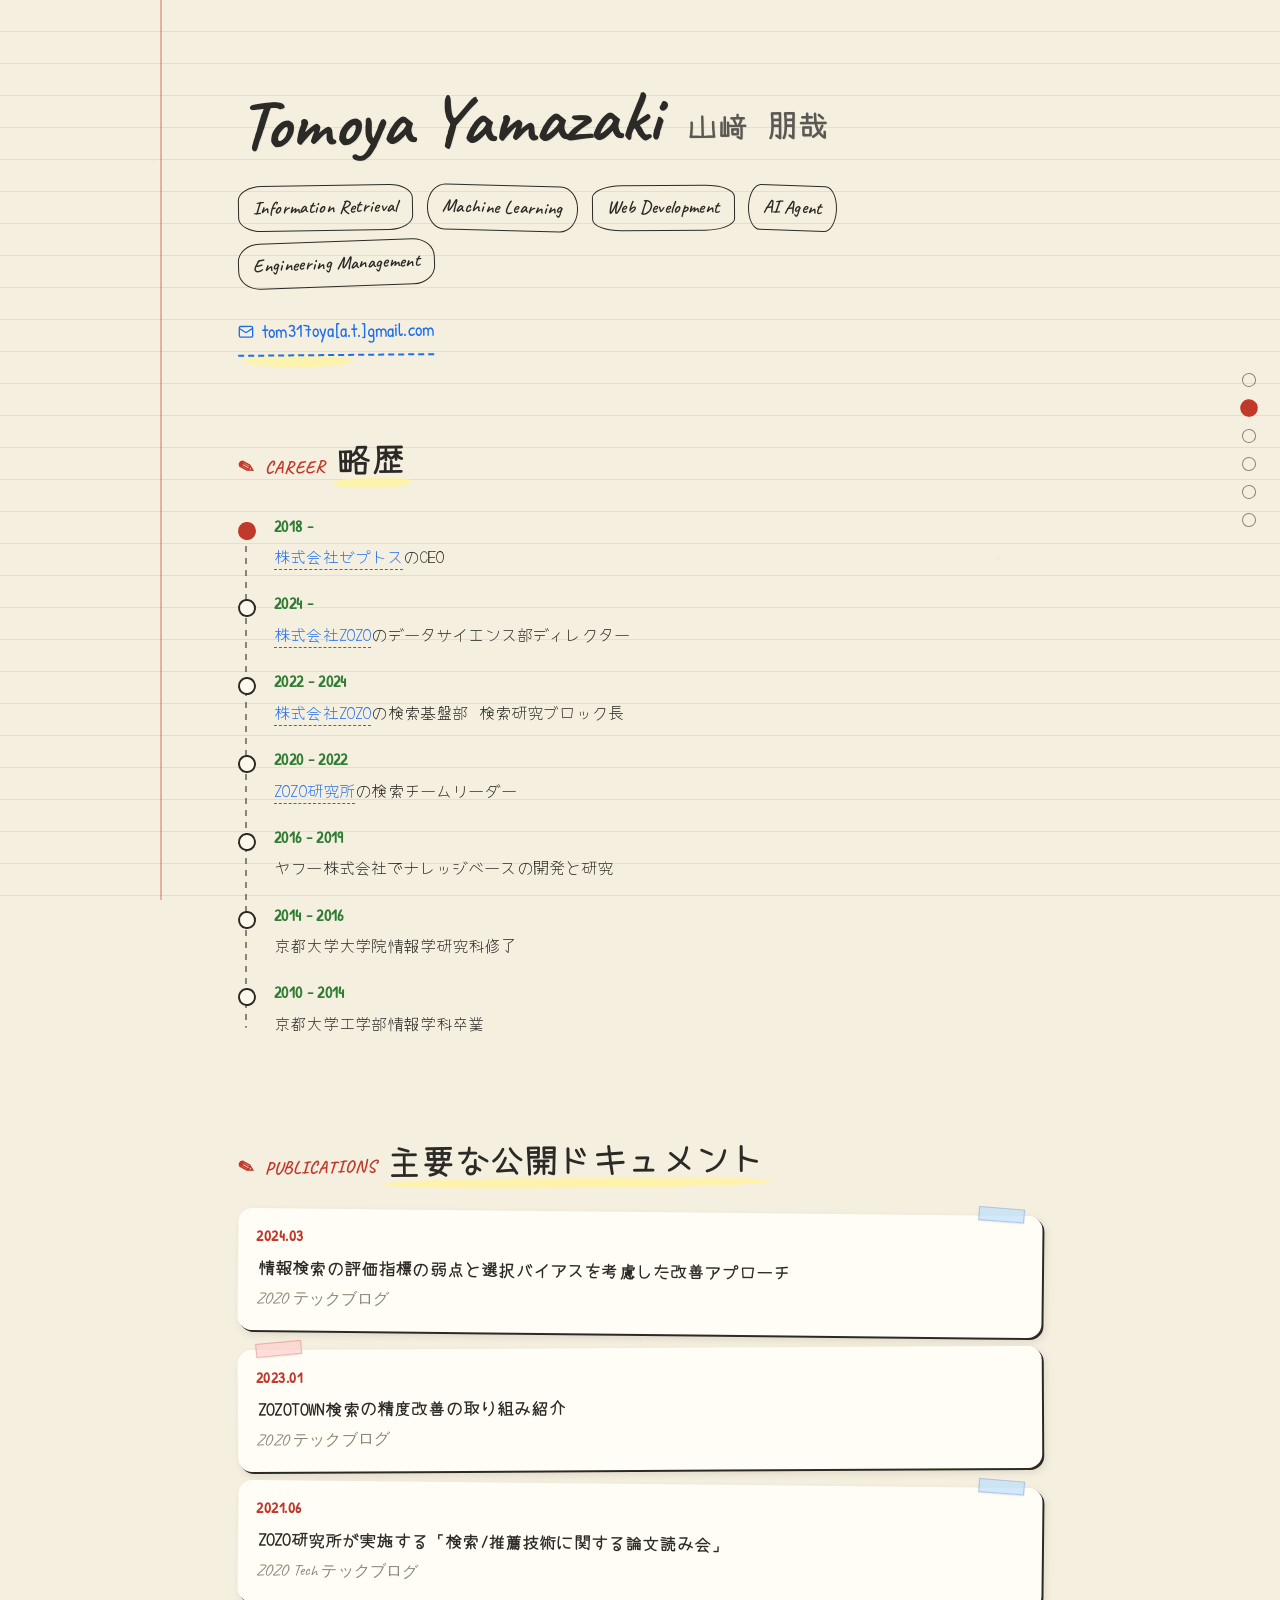
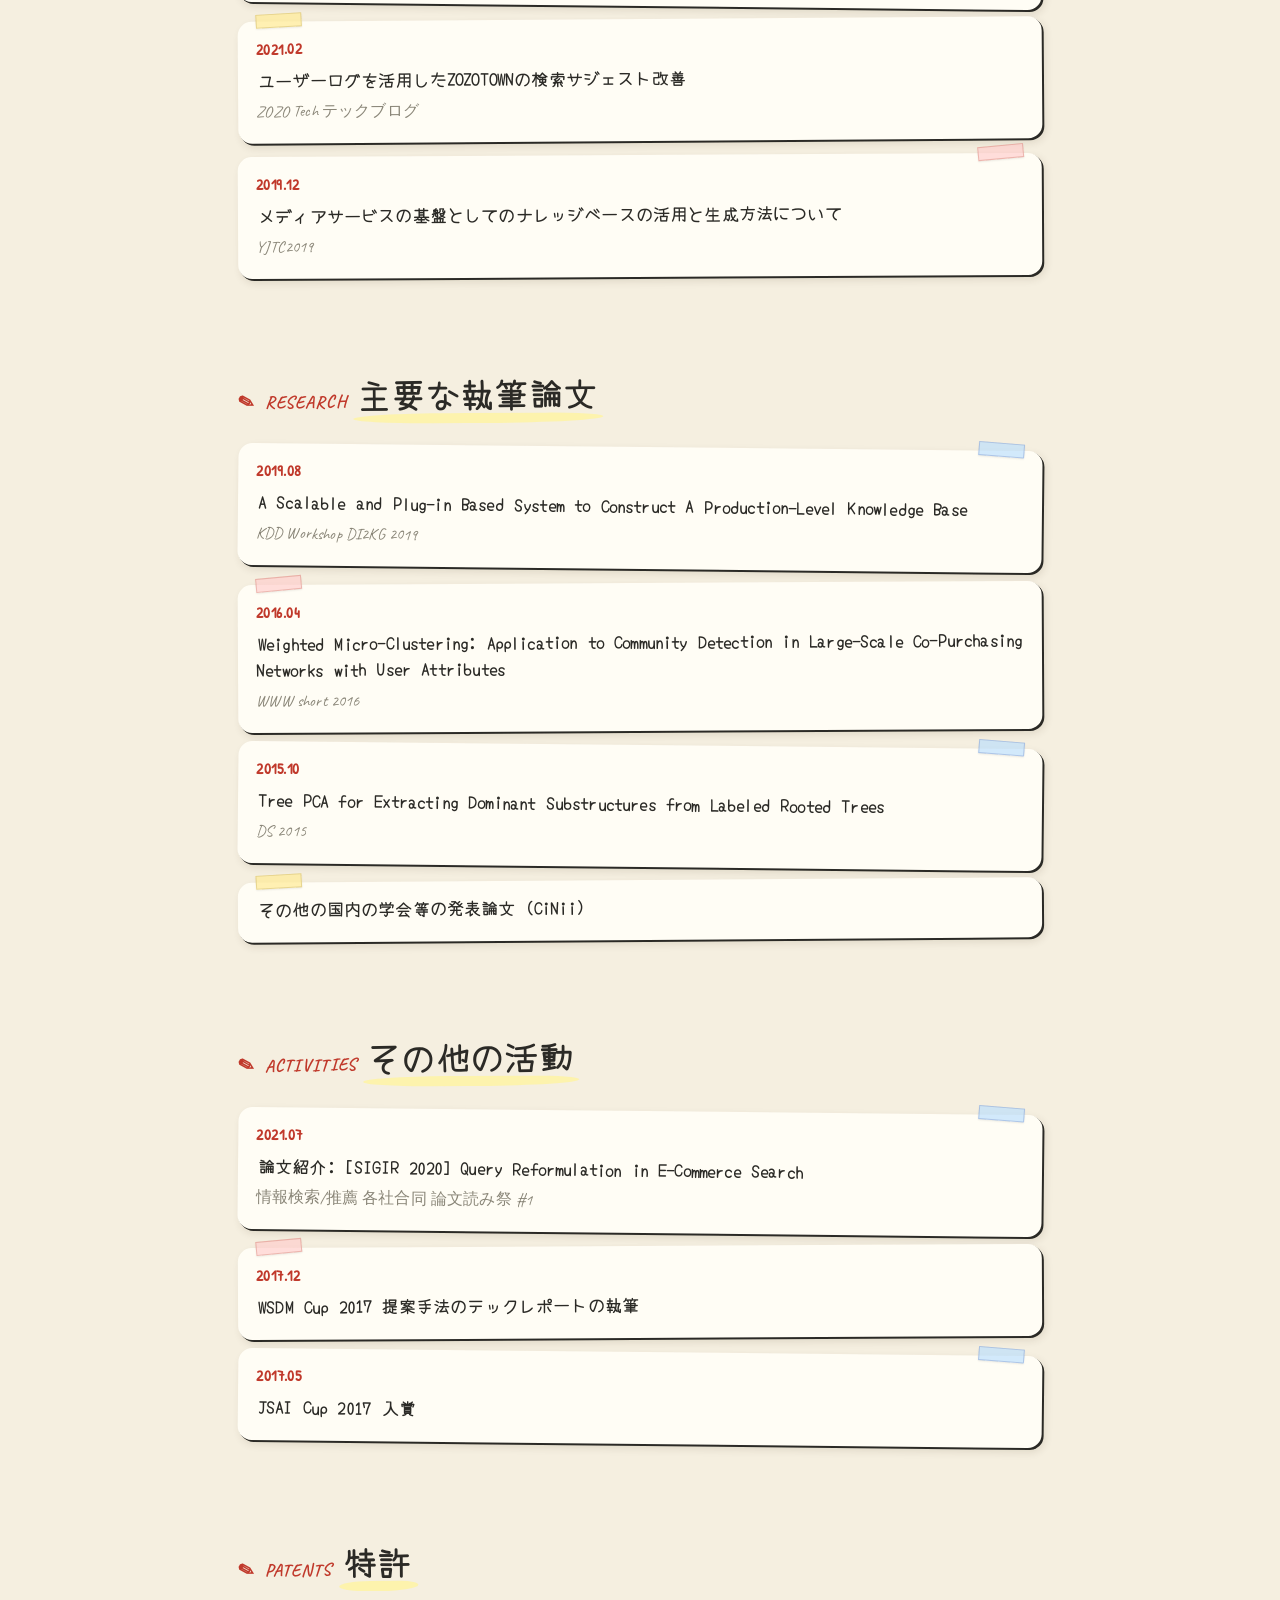
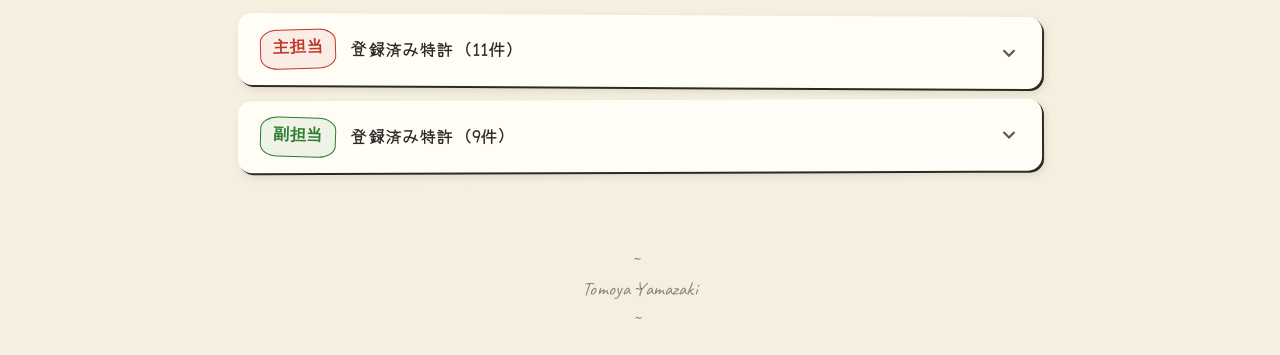
<file: index.html>
<!DOCTYPE html>
<html lang="ja">
<head>
  <meta charset="utf-8">
  <meta name="viewport" content="width=device-width, initial-scale=1">
  <title>Tomoya Yamazaki</title>
  <meta name="description" content="Tomoya Yamazaki (山﨑 朋哉) - Information Retrieval, Machine Learning, Web Development, AI Agent, Engineering Management">
  <link rel="canonical" href="https://tomoyay.github.io/mypage/">

  <!-- Favicons (square, for search results & browser tabs) -->
  <link rel="icon" type="image/png" sizes="48x48" href="images/favicon-48.png">
  <link rel="icon" type="image/png" sizes="32x32" href="images/favicon-32.png">
  <link rel="icon" type="image/png" sizes="16x16" href="images/favicon-16.png">
  <link rel="icon" type="image/png" sizes="192x192" href="images/favicon-192.png">
  <link rel="apple-touch-icon" sizes="180x180" href="images/favicon-180.png">

  <!-- Open Graph -->
  <meta property="og:type" content="website">
  <meta property="og:site_name" content="Tomoya Yamazaki">
  <meta property="og:title" content="Tomoya Yamazaki">
  <meta property="og:description" content="Tomoya Yamazaki (山﨑 朋哉) - Information Retrieval, Machine Learning, Web Development, AI Agent, Engineering Management">
  <meta property="og:url" content="https://tomoyay.github.io/mypage/">
  <meta property="og:image" content="https://tomoyay.github.io/mypage/images/ogp.png">
  <meta property="og:image:width" content="1200">
  <meta property="og:image:height" content="630">

  <!-- Twitter Card -->
  <meta name="twitter:card" content="summary_large_image">
  <meta name="twitter:title" content="Tomoya Yamazaki">
  <meta name="twitter:description" content="Tomoya Yamazaki (山﨑 朋哉) - Information Retrieval, Machine Learning, Web Development, AI Agent, Engineering Management">
  <meta name="twitter:image" content="https://tomoyay.github.io/mypage/images/ogp.png">
  <!-- Google tag (gtag.js) -->
  <script async src="https://www.googletagmanager.com/gtag/js?id=G-ZP4T5YC2WY"></script>
  <script>
    window.dataLayer = window.dataLayer || [];
    function gtag(){dataLayer.push(arguments);}
    gtag('js', new Date());
    gtag('config', 'G-ZP4T5YC2WY');
  </script>
  <link rel="preconnect" href="https://fonts.googleapis.com">
  <link rel="preconnect" href="https://fonts.gstatic.com" crossorigin>
  <link href="https://fonts.googleapis.com/css2?family=Caveat:wght@400;600;700&family=Kalam:wght@300;400;700&family=Patrick+Hand&family=Yomogi&family=Klee+One:wght@400;600&family=Zen+Kurenaido&display=swap" rel="stylesheet">
  <link rel="stylesheet" href="style.css">
</head>
<body>
  <!-- Background Orbs -->
  <div class="orb orb-1"></div>
  <div class="orb orb-2"></div>
  <div class="orb orb-3"></div>

  <!-- Side Navigation -->
  <nav class="side-nav">
    <a href="#hero" data-nav title="Top"></a>
    <a href="#career" data-nav title="Career"></a>
    <a href="#documents" data-nav title="Documents"></a>
    <a href="#papers" data-nav title="Papers"></a>
    <a href="#activities" data-nav title="Activities"></a>
    <a href="#patents" data-nav title="Patents"></a>
  </nav>

  <div class="container">

    <!-- ═══ HERO ═══ -->
    <section class="hero" id="hero">
      <div class="fade-in">
        <h1 class="hero-name">Tomoya Yamazaki <span class="hero-name-ja">山﨑 朋哉</span></h1>
        <div class="hero-tags">
          <span class="hero-tag">Information Retrieval</span>
          <span class="hero-tag">Machine Learning</span>
          <span class="hero-tag">Web Development</span>
          <span class="hero-tag">AI Agent</span>
          <span class="hero-tag">Engineering Management</span>
        </div>
        <div class="hero-contact">
          <svg width="16" height="16" viewBox="0 0 24 24" fill="none" stroke="currentColor" stroke-width="2"><rect x="2" y="4" width="20" height="16" rx="2"/><path d="m22 7-8.97 5.7a1.94 1.94 0 0 1-2.06 0L2 7"/></svg>
          tom317oya[a.t.]gmail.com
        </div>
      </div>
    </section>

    <!-- ═══ CAREER ═══ -->
    <section id="career">
      <div class="fade-in">
        <div class="section-label">Career</div>
        <h2 class="section-title">略歴</h2>
      </div>
      <div class="timeline">
        <div class="timeline-item">
          <div class="timeline-period">2018 -</div>
          <div class="timeline-role"><a href="https://www.zeptos.jp/" target="_blank" rel="noopener">株式会社ゼプトス</a>のCEO</div>
        </div>
        <div class="timeline-item">
          <div class="timeline-period">2024 -</div>
          <div class="timeline-role"><a href="https://corp.zozo.com/" target="_blank" rel="noopener">株式会社ZOZO</a>のデータサイエンス部ディレクター</div>
        </div>
        <div class="timeline-item">
          <div class="timeline-period">2022 - 2024</div>
          <div class="timeline-role"><a href="https://corp.zozo.com/" target="_blank" rel="noopener">株式会社ZOZO</a>の検索基盤部 検索研究ブロック長</div>
        </div>
        <div class="timeline-item">
          <div class="timeline-period">2020 - 2022</div>
          <div class="timeline-role"><a href="https://research.zozo.com/" target="_blank" rel="noopener">ZOZO研究所</a>の検索チームリーダー</div>
        </div>
        <div class="timeline-item">
          <div class="timeline-period">2016 - 2019</div>
          <div class="timeline-role">ヤフー株式会社でナレッジベースの開発と研究</div>
        </div>
        <div class="timeline-item">
          <div class="timeline-period">2014 - 2016</div>
          <div class="timeline-role">京都大学大学院情報学研究科修了</div>
        </div>
        <div class="timeline-item">
          <div class="timeline-period">2010 - 2014</div>
          <div class="timeline-role">京都大学工学部情報学科卒業</div>
        </div>
      </div>
    </section>

    <!-- ═══ DOCUMENTS ═══ -->
    <section id="documents">
      <div class="fade-in">
        <div class="section-label">Publications</div>
        <h2 class="section-title">主要な公開ドキュメント</h2>
      </div>
      <div class="card">
        <div class="card-date">2024.03</div>
        <div class="card-title"><a href="https://techblog.zozo.com/entry/biased-search-evaluation-improvement" target="_blank" rel="noopener">情報検索の評価指標の弱点と選択バイアスを考慮した改善アプローチ</a></div>
        <div class="card-venue">ZOZO テックブログ</div>
      </div>
      <div class="card">
        <div class="card-date">2023.01</div>
        <div class="card-title"><a href="https://techblog.zozo.com/entry/search-relevance-improvement" target="_blank" rel="noopener">ZOZOTOWN検索の精度改善の取り組み紹介</a></div>
        <div class="card-venue">ZOZO テックブログ</div>
      </div>
      <div class="card">
        <div class="card-date">2021.06</div>
        <div class="card-title"><a href="https://techblog.zozo.com/entry/search-recommend-articles-study-session" target="_blank" rel="noopener">ZOZO研究所が実施する「検索/推薦技術に関する論文読み会」</a></div>
        <div class="card-venue">ZOZO Tech テックブログ</div>
      </div>
      <div class="card">
        <div class="card-date">2021.02</div>
        <div class="card-title"><a href="https://techblog.zozo.com/entry/zozotown-search-suggestion" target="_blank" rel="noopener">ユーザーログを活用したZOZOTOWNの検索サジェスト改善</a></div>
        <div class="card-venue">ZOZO Tech テックブログ</div>
      </div>
      <div class="card">
        <div class="card-date">2019.12</div>
        <div class="card-title"><a href="https://www.slideshare.net/techblogyahoo/yjtc19-in-shibuya-a3-yjtc-204745833" target="_blank" rel="noopener">メディアサービスの基盤としてのナレッジベースの活用と生成方法について</a></div>
        <div class="card-venue">YJTC2019</div>
      </div>
    </section>

    <!-- ═══ PAPERS ═══ -->
    <section id="papers">
      <div class="fade-in">
        <div class="section-label">Research</div>
        <h2 class="section-title">主要な執筆論文</h2>
      </div>
      <div class="card">
        <div class="card-date">2019.08</div>
        <div class="card-title"><a href="https://www.semanticscholar.org/paper/A-Scalable-and-Plug-in-Based-System-to-Construct-A-Yamazaki-Nishi/1a2eb73aa65ffd5fe5ed1dc9eb5419f7b1353da8" target="_blank" rel="noopener">A Scalable and Plug-in Based System to Construct A Production-Level Knowledge Base</a></div>
        <div class="card-venue">KDD Workshop DI2KG 2019</div>
      </div>
      <div class="card">
        <div class="card-date">2016.04</div>
        <div class="card-title"><a href="https://dl.acm.org/doi/10.1145/2872518.2889406" target="_blank" rel="noopener">Weighted Micro-Clustering: Application to Community Detection in Large-Scale Co-Purchasing Networks with User Attributes</a></div>
        <div class="card-venue">WWW short 2016</div>
      </div>
      <div class="card">
        <div class="card-date">2015.10</div>
        <div class="card-title"><a href="https://link.springer.com/chapter/10.1007/978-3-319-24282-8_27" target="_blank" rel="noopener">Tree PCA for Extracting Dominant Substructures from Labeled Rooted Trees</a></div>
        <div class="card-venue">DS 2015</div>
      </div>
      <div class="card">
        <div class="card-title"><a href="https://ci.nii.ac.jp/search?q=%E5%B1%B1%E5%B4%8E%E6%9C%8B%E5%93%89&range=0&count=&sortorder=&type=0" target="_blank" rel="noopener">その他の国内の学会等の発表論文 (CiNii)</a></div>
      </div>
    </section>

    <!-- ═══ ACTIVITIES ═══ -->
    <section id="activities">
      <div class="fade-in">
        <div class="section-label">Activities</div>
        <h2 class="section-title">その他の活動</h2>
      </div>
      <div class="card">
        <div class="card-date">2021.07</div>
        <div class="card-title"><a href="https://speakerdeck.com/tomoyayama/sigir-2020-query-reformulation-in-e-commerce-search" target="_blank" rel="noopener">論文紹介: [SIGIR 2020] Query Reformulation in E-Commerce Search</a></div>
        <div class="card-venue"><a href="https://m3-engineer.connpass.com/event/217338/" target="_blank" rel="noopener" style="color:var(--text-muted);text-decoration:none;border-bottom:1px solid var(--border)">情報検索/推薦 各社合同 論文読み祭 #1</a></div>
      </div>
      <div class="card">
        <div class="card-date">2017.12</div>
        <div class="card-title"><a href="https://arxiv.org/abs/1712.06921" target="_blank" rel="noopener">WSDM Cup 2017 提案手法のテックレポートの執筆</a></div>
      </div>
      <div class="card">
        <div class="card-date">2017.05</div>
        <div class="card-title"><a href="https://www.ai-gakkai.or.jp/jsai2017/jsai-cup_report/" target="_blank" rel="noopener">JSAI Cup 2017</a> 入賞</div>
      </div>
    </section>

    <!-- ═══ PATENTS ═══ -->
    <section id="patents">
      <div class="fade-in">
        <div class="section-label">Patents</div>
        <h2 class="section-title">特許</h2>
      </div>

      <!-- 主担当 登録済み -->
      <div class="patent-group">
        <div class="patent-header" onclick="this.parentElement.classList.toggle('open')">
          <div class="patent-header-left">
            <span class="patent-badge badge-primary">主担当</span>
            <span class="patent-header-title">登録済み特許 (11件)</span>
          </div>
          <svg class="patent-chevron" viewBox="0 0 24 24" fill="none" stroke="currentColor" stroke-width="2"><path d="m6 9 6 6 6-6"/></svg>
        </div>
        <div class="patent-body">
          <ul class="patent-list">
            <li class="patent-item">
              <div class="patent-item-date">登録日: 2023/08/15</div>
              <div class="patent-item-id"><a href="https://www.j-platpat.inpit.go.jp/c1800/PU/JP-2020-154583/3490AAA1A23D324BD2306BCDC179DB44845CB829C9F6EFFD0C0A804029C4458D/11/ja" target="_blank" rel="noopener">特許第7351627号</a></div>
              <div class="patent-item-desc">Label spreading法によるクリックログを用いた二部グラフ構築によるエンティティのクラス推定</div>
            </li>
            <li class="patent-item">
              <div class="patent-item-date">登録日: 2023/05/30</div>
              <div class="patent-item-id"><a href="https://www.j-platpat.inpit.go.jp/c1800/PU/JP-2023-047931/F0BD0DEEAB78D539024A1D7BE5A4B4ABF8615770F979C06558C06EC9B1497A92/11/ja" target="_blank" rel="noopener">特許第7303855号</a></div>
              <div class="patent-item-desc">ECサイト表示順精度改善、データ量効率化と個人情報保護の両立</div>
            </li>
            <li class="patent-item">
              <div class="patent-item-date">登録日: 2023/04/04</div>
              <div class="patent-item-id"><a href="https://www.j-platpat.inpit.go.jp/c1800/PU/JP-2021-152905/9355710C8DF6AF5BB0548E16B88CC869B5EC7C1896330CF7F387F2C480A5258A/11/ja" target="_blank" rel="noopener">特許第7273888号</a></div>
              <div class="patent-item-desc">ナレッジベース生成装置</div>
            </li>
            <li class="patent-item">
              <div class="patent-item-date">登録日: 2022/06/16</div>
              <div class="patent-item-id"><a href="https://www.j-platpat.inpit.go.jp/c1800/PU/JP-2020-154346/2DD4B4FDFB50C6FF8F7ADCBE98242BDA31AC4A7E42A9580252F9A11617036767/11/ja" target="_blank" rel="noopener">特許第7090574号</a></div>
              <div class="patent-item-desc">グラフアルゴリズムを用いたエンティティマッチング</div>
            </li>
            <li class="patent-item">
              <div class="patent-item-date">登録日: 2022/02/08</div>
              <div class="patent-item-id"><a href="https://www.j-platpat.inpit.go.jp/c1800/PU/JP-7027606/5D7FBF473697F9E48BC88043B84F1865554ECB33FF1C91E2B3439A9F4398E1EA/15/ja" target="_blank" rel="noopener">特許第7027606号</a></div>
              <div class="patent-item-desc">ECサイト表示順精度、他サイト情報の効率的活用</div>
            </li>
            <li class="patent-item">
              <div class="patent-item-date">登録日: 2021/12/28</div>
              <div class="patent-item-id"><a href="https://www.j-platpat.inpit.go.jp/c1800/PU/JP-2019-020939/7F06880B55EC307019EEBCC928AF0041C8A6D81096301E548CA3DEC73E907171/11/ja" target="_blank" rel="noopener">特許第7001380号</a></div>
              <div class="patent-item-desc">セッション情報を用いたショッピングCV予測</div>
            </li>
            <li class="patent-item">
              <div class="patent-item-date">登録日: 2021/11/19</div>
              <div class="patent-item-id"><a href="https://www.j-platpat.inpit.go.jp/c1800/PU/JP-6980578/E6773F7A7A31C081E89829FC97606B0FBA4CBF3115081ED50A0F2594791EF181/15/ja" target="_blank" rel="noopener">特許第6980578号</a></div>
              <div class="patent-item-desc">データソース粒度差異を考慮したエンタメ情報ナレッジベース取込</div>
            </li>
            <li class="patent-item">
              <div class="patent-item-date">登録日: 2021/07/26</div>
              <div class="patent-item-id"><a href="https://www.j-platpat.inpit.go.jp/c1800/PU/JP-6917972/BCC8734609B54A63E71AEC8FFD76A3C3E11C6FD88A16780DD08869BA4AD92CA7/15/ja" target="_blank" rel="noopener">特許第6917972号</a></div>
              <div class="patent-item-desc">ネットワーク上の主体を所望関係性に基づいて連結するグラフ生成</div>
            </li>
            <li class="patent-item">
              <div class="patent-item-date">登録日: 2021/05/10</div>
              <div class="patent-item-id"><a href="https://www.j-platpat.inpit.go.jp/c1800/PU/JP-2020-190997/044035552A8BEE581FFE249B7D3F77440B521217EDC1B3F792D75D7A5B86FFC5/11/ja" target="_blank" rel="noopener">特許第6882372号</a></div>
              <div class="patent-item-desc">ナレッジベース生成装置</div>
            </li>
            <li class="patent-item">
              <div class="patent-item-date">登録日: 2021/03/22</div>
              <div class="patent-item-id"><a href="https://www.j-platpat.inpit.go.jp/c1800/PU/JP-2019-020940/FFE2ACE1D1C2793D1BCBC7E2DD61D2DD4C2CCEFD4EB4E0CC7B1E9D241052F632/11/ja" target="_blank" rel="noopener">特許第6856466号</a></div>
              <div class="patent-item-desc">過去クリックログを用いた意図解析</div>
            </li>
            <li class="patent-item">
              <div class="patent-item-date">登録日: 2019/01/11</div>
              <div class="patent-item-id"><a href="https://www.j-platpat.inpit.go.jp/c1800/PU/JP-2016-46694/6F79DA1E3B792DACB6BE494E39B4F92EBD06144D51D03E6F4EF80E0BC32562B4/10/ja" target="_blank" rel="noopener">特許第6462611号</a></div>
              <div class="patent-item-desc">重み付きグラフへのマイクロクラスタリング拡張</div>
            </li>
          </ul>
        </div>
      </div>

      <!-- 副担当 登録済み -->
      <div class="patent-group">
        <div class="patent-header" onclick="this.parentElement.classList.toggle('open')">
          <div class="patent-header-left">
            <span class="patent-badge badge-secondary">副担当</span>
            <span class="patent-header-title">登録済み特許 (9件)</span>
          </div>
          <svg class="patent-chevron" viewBox="0 0 24 24" fill="none" stroke="currentColor" stroke-width="2"><path d="m6 9 6 6 6-6"/></svg>
        </div>
        <div class="patent-body">
          <ul class="patent-list">
            <li class="patent-item">
              <div class="patent-item-date">登録日: 2023/08/29</div>
              <div class="patent-item-id"><a href="https://www.j-platpat.inpit.go.jp/c1800/PU/JP-2021-018596/4B3FDCF371F465459C04441E25D753BBE69E0DB79C1C5E036B6D13C51406EB9C/11/ja" target="_blank" rel="noopener">特許第7350549号</a></div>
              <div class="patent-item-desc">導来同値により思考のやわらかさを実現する手法</div>
            </li>
            <li class="patent-item">
              <div class="patent-item-date">登録日: 2022/07/28</div>
              <div class="patent-item-id"><a href="https://www.j-platpat.inpit.go.jp/c1800/PU/JP-2019-200742/E92D198DE941D3EB306C088963D6BCE5E9DD8358D9BF00D3F476F93BCEEEFF57/11/ja" target="_blank" rel="noopener">特許第7113661号</a></div>
              <div class="patent-item-desc">グラフのフーリエ変換による分解情報生成 / 技術ネットワークの分解状態でのグラフ成長予測手法</div>
            </li>
            <li class="patent-item">
              <div class="patent-item-date">登録日: 2022/05/10</div>
              <div class="patent-item-id"><a href="https://www.j-platpat.inpit.go.jp/c1800/PU/JP-2019-200738/DA95D850DB7566E582F1B694F2363405C5E4058BFA70BC6A61150B465508D8AE/11/ja" target="_blank" rel="noopener">特許第7071213号</a></div>
              <div class="patent-item-desc">グラフのトポロジ構造に着眼した類似性発見手法 / 複数の大規模で複雑に成長をしているグラフの類似構造の把握手法</div>
            </li>
            <li class="patent-item">
              <div class="patent-item-date">登録日: 2022/04/04</div>
              <div class="patent-item-id"><a href="https://www.j-platpat.inpit.go.jp/c1800/PU/JP-2019-200743/ACCBCAF2B2D24540AB9DBA75721BC20C42B55A0BF3803D8BE32B414E9F68D480/11/ja" target="_blank" rel="noopener">特許第7054645号</a></div>
              <div class="patent-item-desc">DNNの可塑性に着目したモデルの精度向上の手法 / DNNの塑性変形による過学習抑制手法</div>
            </li>
            <li class="patent-item">
              <div class="patent-item-date">登録日: 2022/02/28</div>
              <div class="patent-item-id"><a href="https://www.j-platpat.inpit.go.jp/c1800/PU/JP-2019-200737/40BAC8C7D55B807B241948AF8E89CECB4A372FB740F42A542DBC4CE73217A1FE/11/ja" target="_blank" rel="noopener">特許第7032233号</a></div>
              <div class="patent-item-desc">動的PRに基づくグラフの成長予測手法 / 動的ネットワークの成長を考慮したノード評価手法</div>
            </li>
            <li class="patent-item">
              <div class="patent-item-date">登録日: 2021/12/28</div>
              <div class="patent-item-id"><a href="https://www.j-platpat.inpit.go.jp/c1800/PU/JP-2020-013395/8D13550C0B08FC08B16925FA1C1636620182BE571ED28952F46D5B94AC63315A/11/ja" target="_blank" rel="noopener">特許第7001559号</a></div>
              <div class="patent-item-desc">サービスの起案から提供までを自動化する手法</div>
            </li>
            <li class="patent-item">
              <div class="patent-item-date">登録日: 2021/12/09</div>
              <div class="patent-item-id"><a href="https://www.j-platpat.inpit.go.jp/c1800/PU/JP-6991124/0CC22A68B94D86B9EDD9828E7E9263F8D0A8DD4940FCC0D43F7BA399A8EA05B1/15/ja" target="_blank" rel="noopener">特許第6991124号</a></div>
              <div class="patent-item-desc">イノベーションを起こす技術の抽出を図る手法</div>
            </li>
            <li class="patent-item">
              <div class="patent-item-date">登録日: 2021/11/04</div>
              <div class="patent-item-id"><a href="https://www.j-platpat.inpit.go.jp/c1800/PU/JP-2020-135153/0C70929238D9A4ED5BD5FB6E7027F396C71FF642F1CF4472480F48DA6912BFA7/11/ja" target="_blank" rel="noopener">特許第6971270号</a></div>
              <div class="patent-item-desc">思考概念を取り入れた人工知能手法</div>
            </li>
            <li class="patent-item">
              <div class="patent-item-date">登録日: 2021/09/09</div>
              <div class="patent-item-id"><a href="https://www.j-platpat.inpit.go.jp/c1800/PU/JP-2020-038557/7D49589B43A2267B5BE869B7B71166A51AA6D902C7443895CA91A49CA28D869F/11/ja" target="_blank" rel="noopener">特許第6942104号</a></div>
              <div class="patent-item-desc">タイヒミュラー空間を活用した複雑グラフの同相判定手法</div>
            </li>
          </ul>
        </div>
      </div>

    </section>

  </div>

  <footer>
    <div class="line"></div>
    Tomoya Yamazaki
  </footer>

  <script>
    // Intersection Observer for scroll animations
    const observer = new IntersectionObserver((entries) => {
      entries.forEach((entry) => {
        if (entry.isIntersecting) {
          entry.target.classList.add('visible');
        }
      });
    }, { threshold: 0.15, rootMargin: '0px 0px -40px 0px' });

    document.querySelectorAll('.fade-in, .timeline-item, .card, .patent-group').forEach((el) => {
      observer.observe(el);
    });

    // Side nav active state
    const sections = document.querySelectorAll('section');
    const navDots = document.querySelectorAll('.side-nav a');

    const navObserver = new IntersectionObserver((entries) => {
      entries.forEach((entry) => {
        if (entry.isIntersecting) {
          navDots.forEach((dot) => dot.classList.remove('active'));
          const active = document.querySelector(`.side-nav a[href="#${entry.target.id}"]`);
          if (active) active.classList.add('active');
        }
      });
    }, { threshold: 0.3 });

    sections.forEach((section) => navObserver.observe(section));
  </script>
</body>
</html>
</file>
<file: style.css>
*,*::before,*::after{margin:0;padding:0;box-sizing:border-box}

:root{
  --bg:#f5efe0;
  --bg-paper:#fdf8eb;
  --bg-card:#fffdf5;
  --bg-card-hover:#fff8e0;
  --ink:#2b2a26;
  --ink-soft:#5a5852;
  --ink-muted:#8a8678;
  --accent:#c0392b;       /* 赤ペン */
  --accent2:#1f6feb;      /* 青ペン */
  --accent3:#2e7d32;      /* 緑ペン */
  --highlight:#fff59d;    /* マーカー黄 */
  --line:#bdb59d;
  --paper-line:#cfdaf0;   /* ノートの罫線 */
  --radius:14px;
}

html{scroll-behavior:smooth}
body{
  font-family:"Yomogi","Klee One","Kalam","Patrick Hand","Noto Sans JP",sans-serif;
  background:var(--bg);
  color:var(--ink);
  line-height:1.85;
  overflow-x:hidden;
  font-size:17px;
  letter-spacing:.01em;
}

/* ── ノートの罫線 + 紙の質感 ── */
body::before{
  content:"";
  position:fixed;
  inset:0;
  background:
    /* 紙の汚れ風ドット */
    radial-gradient(circle at 12% 18%, rgba(120,90,40,.06) 0, transparent 2px),
    radial-gradient(circle at 78% 62%, rgba(120,90,40,.05) 0, transparent 2.5px),
    radial-gradient(circle at 32% 88%, rgba(120,90,40,.04) 0, transparent 2px),
    /* ノートの横罫線 */
    repeating-linear-gradient(
      to bottom,
      transparent 0,
      transparent 31px,
      rgba(60,90,170,.12) 31px,
      rgba(60,90,170,.12) 32px
    );
  background-size:auto, auto, auto, 100% 32px;
  pointer-events:none;
  z-index:0;
  opacity:.9;
}

/* 左の縦の赤線（ノートのマージン） */
body::after{
  content:"";
  position:fixed;
  top:0;bottom:0;
  left:max(20px, calc(50vw - 430px - 50px));
  width:2px;
  background:rgba(192,57,43,.35);
  pointer-events:none;
  z-index:0;
}
@media(max-width:900px){body::after{left:14px}}

/* 装飾用の落書き（ふんわり） */
.orb{display:none}

/* ── レイアウト ── */
.container{
  position:relative;
  z-index:1;
  max-width:860px;
  margin:0 auto;
  padding:0 28px;
}

/* ── HERO ── */
.hero{
  display:flex;
  flex-direction:column;
  justify-content:center;
  padding:80px 0 36px;
  position:relative;
}
.hero::after{
  /* 手書きの矢印風アンダーライン */
  content:"";
  position:absolute;
  left:0;bottom:24px;
  width:120px;height:14px;
  background:
    radial-gradient(ellipse at center, var(--highlight) 60%, transparent 70%);
  filter:blur(.4px);
  opacity:.7;
  z-index:-1;
}
.hero-name{
  font-family:"Caveat","Yomogi",cursive;
  font-size:clamp(2.6rem,7vw,4.4rem);
  font-weight:700;
  color:var(--ink);
  letter-spacing:.01em;
  margin-bottom:14px;
  line-height:1.1;
  text-shadow:1px 1px 0 rgba(0,0,0,.04);
  transform:rotate(-1.2deg);
  display:inline-block;
}
.hero-name-ja{
  font-family:"Yomogi","Klee One",sans-serif;
  font-size:.42em;
  font-weight:600;
  color:var(--ink-soft);
  display:inline-block;
  transform:rotate(.8deg);
  margin-left:8px;
}
.hero-tags{
  display:flex;
  flex-wrap:wrap;
  gap:10px 14px;
  margin:14px 0 22px;
}
.hero-tag{
  font-family:"Caveat","Yomogi",cursive;
  font-size:1.15rem;
  font-weight:600;
  letter-spacing:.02em;
  padding:4px 14px 6px;
  color:var(--ink);
  background:transparent;
  border:1.5px solid var(--ink);
  border-radius:24px / 14px;  /* いびつな楕円 */
  transform:rotate(-1deg);
  position:relative;
}
.hero-tag:nth-child(2n){transform:rotate(1.5deg);border-radius:18px / 22px}
.hero-tag:nth-child(3n){transform:rotate(-.5deg);border-radius:30px / 12px}
.hero-tag:nth-child(4n){transform:rotate(2deg);border-radius:14px / 26px}
.hero-tag:nth-child(5n){transform:rotate(-2deg);border-radius:22px / 18px}

.hero-contact{
  display:inline-flex;
  align-items:center;
  gap:8px;
  font-family:"Patrick Hand","Caveat",monospace;
  font-size:1.15rem;
  color:var(--accent2);
  background:transparent;
  padding:4px 0 6px;
  border:none;
  border-bottom:2px dashed var(--accent2);
  transform:rotate(-.5deg);
}

/* ── サイドナビ（ドット） ── */
.side-nav{
  position:fixed;
  right:24px;
  top:50%;
  transform:translateY(-50%);
  display:flex;
  flex-direction:column;
  gap:14px;
  z-index:100;
}
.side-nav a{
  width:14px;
  height:14px;
  border-radius:50% 48% 52% 50% / 50% 52% 48% 50%;
  background:transparent;
  border:1.8px solid var(--ink-muted);
  display:block;
  transition:all .3s;
  transform:rotate(-3deg);
}
.side-nav a:nth-child(2n){transform:rotate(4deg);border-radius:48% 52% 50% 50% / 52% 48% 50% 50%}
.side-nav a.active{
  background:var(--accent);
  border-color:var(--accent);
  transform:scale(1.25) rotate(-5deg);
}
@media(max-width:768px){.side-nav{display:none}}

/* ── セクション ── */
section{padding:36px 0}

.section-label{
  display:inline-flex;
  align-items:center;
  gap:10px;
  font-family:"Caveat","Patrick Hand",cursive;
  font-size:1.1rem;
  font-weight:700;
  letter-spacing:.06em;
  text-transform:uppercase;
  color:var(--accent);
  margin-bottom:6px;
  transform:rotate(-1deg);
}
.section-label::before{
  content:"✎";
  font-size:1.2rem;
  display:inline-block;
  transform:rotate(-15deg);
}
.section-title{
  font-family:"Yomogi","Klee One","Caveat",sans-serif;
  font-size:clamp(1.6rem,3.2vw,2.1rem);
  font-weight:700;
  letter-spacing:.01em;
  margin-bottom:22px;
  color:var(--ink);
  display:inline-block;
  position:relative;
  transform:rotate(-.6deg);
}
/* タイトルに手書きマーカー */
.section-title::after{
  content:"";
  position:absolute;
  left:-4px;right:-6px;
  bottom:2px;height:10px;
  background:var(--highlight);
  z-index:-1;
  opacity:.75;
  transform:skewX(-6deg) rotate(.3deg);
  border-radius:50% 30% 60% 40% / 70% 50% 80% 60%;
}

/* ── タイムライン ── */
.timeline{position:relative;padding-left:36px}
.timeline::before{
  content:"";
  position:absolute;
  left:7px;top:10px;bottom:10px;
  width:2px;
  background:
    repeating-linear-gradient(to bottom,
      var(--ink) 0, var(--ink) 6px,
      transparent 6px, transparent 12px);
  opacity:.55;
  border-radius:2px;
}
.timeline-item{
  position:relative;
  margin-bottom:18px;
  opacity:0;
  transform:translateX(-20px);
  transition:all .6s cubic-bezier(.16,1,.3,1);
}
.timeline-item.visible{opacity:1;transform:translateX(0)}
.timeline-item::before{
  content:"";
  position:absolute;
  left:-36px;top:10px;
  width:18px;height:18px;
  border-radius:52% 48% 50% 50% / 48% 52% 50% 50%;
  background:var(--bg-paper);
  border:2.2px solid var(--ink);
  z-index:1;
  transform:rotate(-8deg);
}
.timeline-item:nth-child(2n)::before{transform:rotate(7deg);border-radius:48% 52% 52% 48% / 50% 50% 48% 52%}
.timeline-item:first-child::before{
  background:var(--accent);
  border-color:var(--accent);
}
.timeline-period{
  font-family:"Patrick Hand","Caveat",monospace;
  font-size:1rem;
  font-weight:600;
  color:var(--accent3);
  margin-bottom:0;
  letter-spacing:.02em;
}
.timeline-role{
  font-size:1.02rem;
  font-weight:500;
  color:var(--ink);
}
.timeline-role a{
  color:var(--accent2);
  text-decoration:none;
  border-bottom:1.5px dashed var(--accent2);
  transition:all .25s;
  padding-bottom:1px;
}
.timeline-role a:hover{
  color:var(--accent);
  border-bottom-color:var(--accent);
  background:var(--highlight);
}

/* ── カード（付箋風） ── */
.card{
  background:var(--bg-card);
  border:none;
  border-radius:var(--radius);
  padding:14px 18px 16px;
  margin-bottom:14px;
  transition:all .35s cubic-bezier(.16,1,.3,1);
  opacity:0;
  transform:translateY(20px) rotate(0);
  box-shadow:
    1px 1px 0 var(--ink),
    2px 2px 0 var(--ink),
    3px 4px 8px rgba(60,40,10,.12);
  position:relative;
}
.card::before{
  /* 左上のテープ */
  content:"";
  position:absolute;
  top:-8px;left:18px;
  width:46px;height:14px;
  background:rgba(255,235,150,.7);
  border:1px solid rgba(160,130,40,.25);
  transform:rotate(-3deg);
  box-shadow:0 1px 2px rgba(0,0,0,.08);
}
.card:nth-child(2n)::before{left:auto;right:18px;transform:rotate(4deg);background:rgba(180,220,255,.6);border-color:rgba(60,90,170,.25)}
.card:nth-child(3n)::before{background:rgba(255,200,200,.6);border-color:rgba(180,60,40,.25);transform:rotate(-5deg)}

.card.visible{opacity:1;transform:translateY(0) rotate(-.4deg)}
.card:nth-child(2n).visible{transform:translateY(0) rotate(.6deg)}
.card:nth-child(3n).visible{transform:translateY(0) rotate(-.3deg)}

.card:hover{
  background:var(--bg-card-hover);
  transform:translateY(-3px) rotate(0deg) !important;
  box-shadow:
    1px 1px 0 var(--ink),
    3px 3px 0 var(--ink),
    5px 8px 14px rgba(60,40,10,.18);
}
.card-date{
  font-family:"Patrick Hand","Caveat",monospace;
  font-size:.95rem;
  font-weight:600;
  color:var(--accent);
  margin-bottom:4px;
  letter-spacing:.03em;
}
.card-title{
  font-family:"Yomogi","Klee One",sans-serif;
  font-size:1.05rem;
  font-weight:600;
  margin-bottom:4px;
  line-height:1.55;
}
.card-title a{
  color:var(--ink);
  text-decoration:none;
  background-image:linear-gradient(transparent 70%, rgba(255,235,100,.55) 70%);
  background-size:0% 100%;
  background-repeat:no-repeat;
  transition:background-size .35s ease;
  padding:0 2px;
}
.card-title a:hover{
  background-size:100% 100%;
  color:var(--accent2);
}
.card-venue{
  font-family:"Caveat","Patrick Hand",cursive;
  font-size:1rem;
  color:var(--ink-muted);
}

/* ── 特許アコーディオン ── */
.patent-group{
  background:var(--bg-card);
  border:none;
  border-radius:var(--radius);
  margin-bottom:14px;
  overflow:hidden;
  opacity:0;
  transform:translateY(20px);
  transition:all .4s cubic-bezier(.16,1,.3,1);
  box-shadow:
    1px 1px 0 var(--ink),
    2px 2px 0 var(--ink),
    3px 4px 8px rgba(60,40,10,.12);
  position:relative;
}
.patent-group.visible{opacity:1;transform:translateY(0) rotate(-.2deg)}
.patent-group:nth-child(2n).visible{transform:translateY(0) rotate(.3deg)}

.patent-header{
  display:flex;
  align-items:center;
  justify-content:space-between;
  padding:16px 22px;
  cursor:pointer;
  user-select:none;
  transition:background .3s;
}
.patent-header:hover{background:var(--bg-card-hover)}
.patent-header-left{display:flex;align-items:center;gap:14px}
.patent-badge{
  font-family:"Caveat","Patrick Hand",cursive;
  font-size:1rem;
  font-weight:700;
  padding:3px 12px 5px;
  border-radius:18px / 12px;
  letter-spacing:.05em;
  border:1.5px solid currentColor;
  transform:rotate(-2deg);
}
.badge-primary{color:var(--accent);background:rgba(192,57,43,.08)}
.badge-secondary{color:var(--accent3);background:rgba(46,125,50,.08);transform:rotate(2deg)}
.patent-header-title{
  font-family:"Yomogi","Klee One",sans-serif;
  font-weight:600;
  font-size:1.05rem;
  color:var(--ink);
}
.patent-chevron{
  width:22px;height:22px;
  transition:transform .3s;
  color:var(--ink-soft);
  stroke-width:2.4;
}
.patent-group.open .patent-chevron{transform:rotate(180deg)}
.patent-body{
  max-height:0;
  overflow:hidden;
  transition:max-height .4s cubic-bezier(.16,1,.3,1);
}
.patent-group.open .patent-body{max-height:3000px}
.patent-list{
  padding:0 22px 16px;
  list-style:none;
}
.patent-item{
  padding:12px 0;
  border-top:1.5px dashed var(--line);
}
.patent-item-date{
  font-family:"Patrick Hand","Caveat",monospace;
  font-size:.9rem;
  color:var(--ink-muted);
  margin-bottom:2px;
}
.patent-item-id a{
  font-family:"Yomogi","Klee One",sans-serif;
  font-size:.98rem;
  color:var(--accent2);
  text-decoration:none;
  font-weight:600;
  border-bottom:1.5px dashed var(--accent2);
  padding-bottom:1px;
  transition:all .25s;
}
.patent-item-id a:hover{color:var(--accent);border-bottom-color:var(--accent);background:var(--highlight)}
.patent-item-desc{
  font-family:"Yomogi","Klee One",sans-serif;
  font-size:.95rem;
  color:var(--ink-soft);
  margin-top:3px;
}

/* ── フッター ── */
footer{
  text-align:center;
  padding:36px 0 48px;
  color:var(--ink-muted);
  font-family:"Caveat","Patrick Hand",cursive;
  font-size:1.2rem;
  position:relative;
  z-index:1;
}
footer .line{
  width:60px;height:0;
  border-top:2.5px solid var(--ink);
  border-radius:50%;
  margin:0 auto 14px;
  transform:rotate(-1deg);
  /* 手書きの波線風 */
  border-image:none;
  position:relative;
}
footer .line::after{
  content:"~ ~ ~";
  position:absolute;
  top:-14px;left:50%;
  transform:translateX(-50%);
  color:var(--ink-soft);
  letter-spacing:.4em;
  font-size:1rem;
}
footer .line{border:none;height:auto}

/* ── アニメーション ── */
.fade-in{
  opacity:0;
  transform:translateY(30px);
  transition:all .8s cubic-bezier(.16,1,.3,1);
}
.fade-in.visible{opacity:1;transform:translateY(0)}

/* ── レスポンシブ ── */
@media(max-width:600px){
  body{font-size:16px}
  section{padding:28px 0}
  .container{padding:0 22px}
  .card{padding:12px 14px 14px}
  .patent-header{padding:12px 16px}
  .patent-list{padding:0 16px 12px}
  .timeline{padding-left:30px}
  .timeline-item::before{left:-30px}
}
</file>
